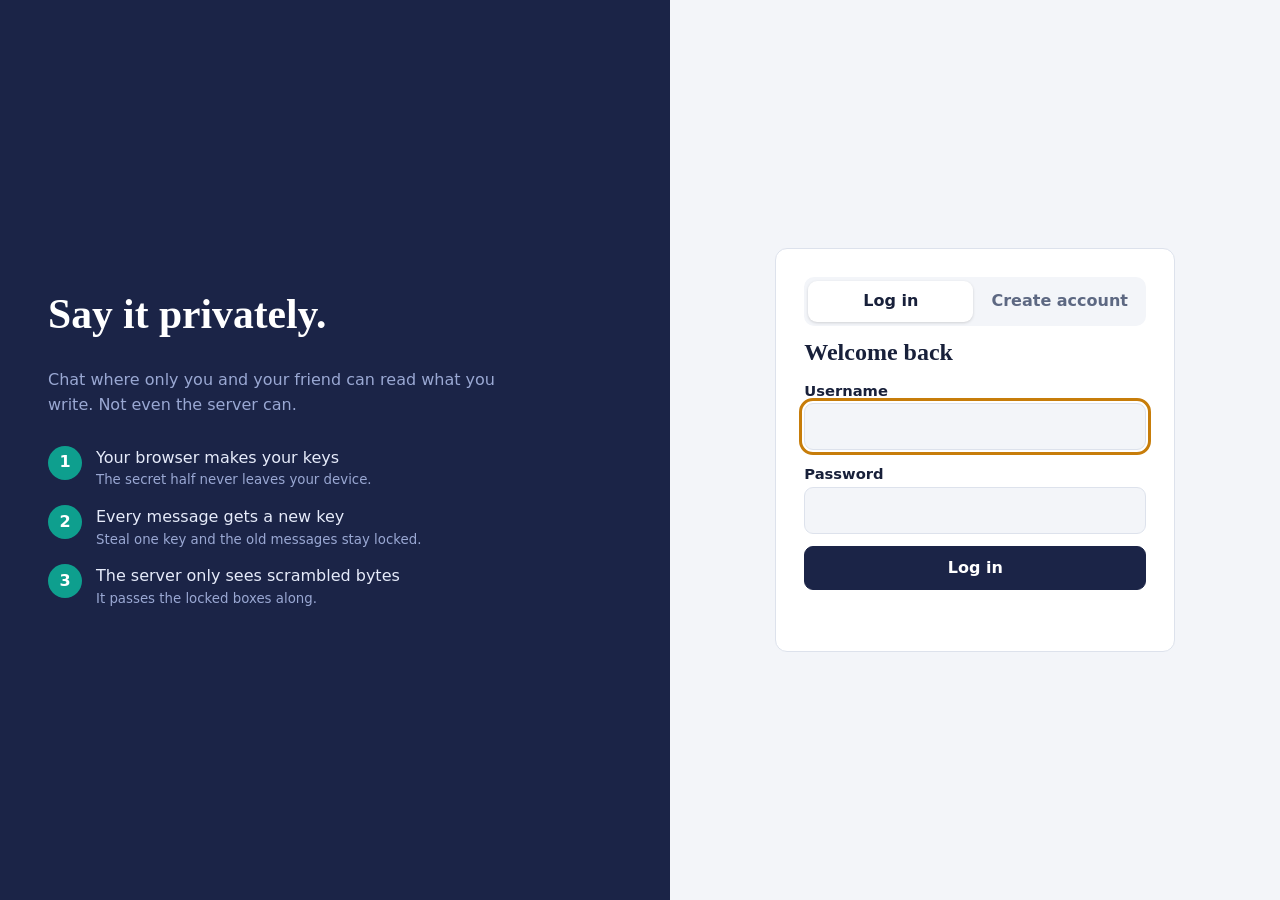
<file: public/index.html>
<!DOCTYPE html>
<html lang="en"><head><meta charset="utf-8"><meta name="viewport" content="width=device-width, initial-scale=1">
<title>Secure chat: log in</title><link rel="stylesheet" href="style.css"></head><body>
<div class="login">
  <section class="hero">
    <h1 class="serif">Say it privately.</h1>
    <p>Chat where only you and your friend can read what you write. Not even the server can.</p>
    <div class="steps">
      <div class="step"><b>1</b><div><span>Your browser makes your keys</span><small>The secret half never leaves your device.</small></div></div>
      <div class="step"><b>2</b><div><span>Every message gets a new key</span><small>Steal one key and the old messages stay locked.</small></div></div>
      <div class="step"><b>3</b><div><span>The server only sees scrambled bytes</span><small>It passes the locked boxes along.</small></div></div>
    </div>
  </section>
  <section class="formside">
    <div class="authcard">
      <div class="tabs" role="tablist"><button id="t-login" class="on" role="tab">Log in</button><button id="t-reg" role="tab">Create account</button></div>
      <h2 id="ttl" class="serif">Welcome back</h2>
      <div><label for="u">Username</label><input type="text" id="u" autocomplete="username"></div>
      <div><label for="p">Password</label><input type="password" id="p" autocomplete="current-password"></div>
      <button id="go">Log in</button>
      <p id="authmsg" role="alert"></p>
    </div>
  </section>
</div>
<script src="login.js"></script></body></html>
</file>
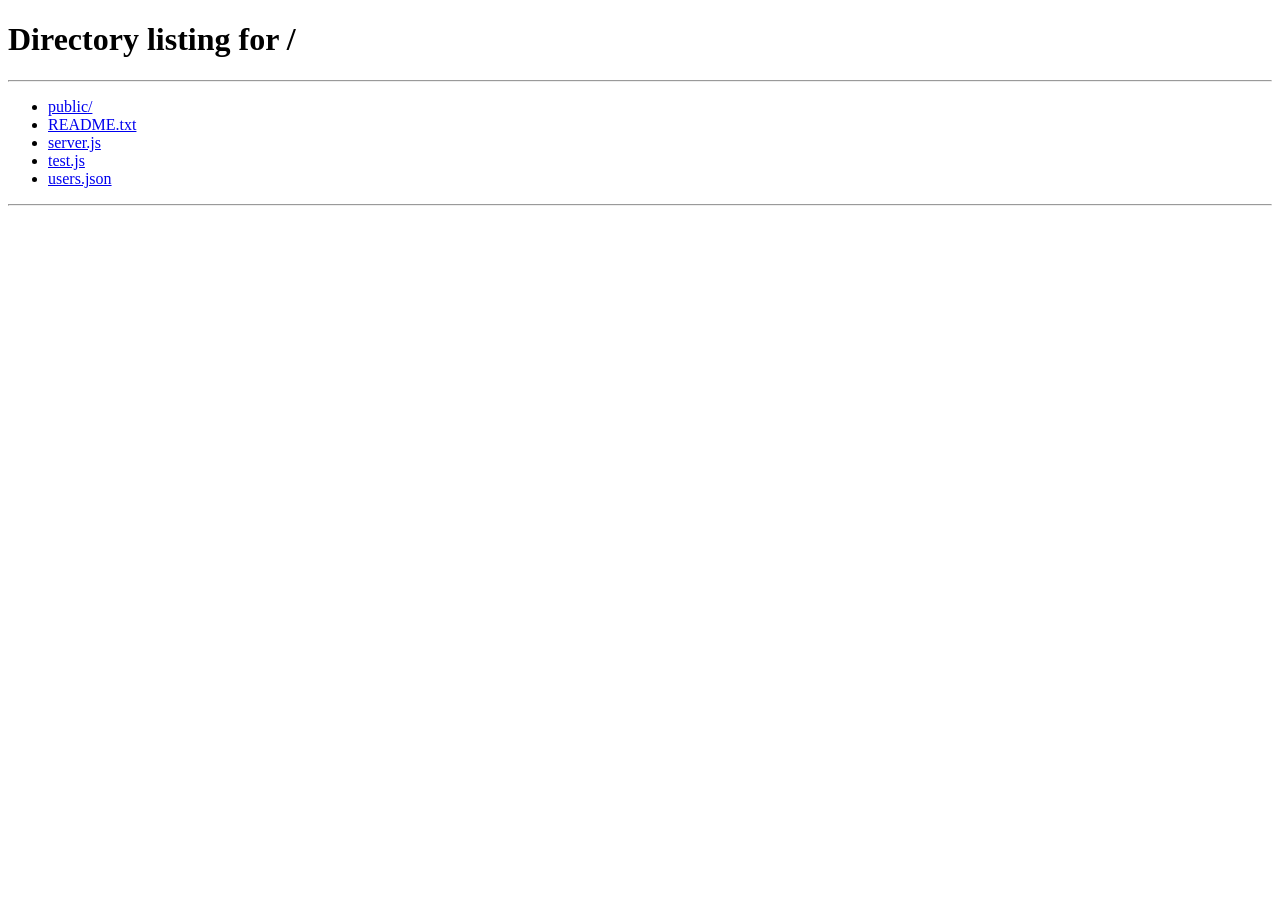
<file: public/app.html>
<!DOCTYPE html>
<html lang="en"><head><meta charset="utf-8"><meta name="viewport" content="width=device-width, initial-scale=1">
<title>Secure chat</title><link rel="stylesheet" href="style.css"></head><body>
<div class="shell">
<aside class="side">
  <div class="brand"><i aria-hidden="true">&#128274;</i>Secure chat</div>
  <nav aria-label="Pages"><a href="#dashboard" data-view="dashboard"><svg viewBox="0 0 24 24"><path d="M3 11l9-8 9 8"/><path d="M5 10v10h5v-6h4v6h5V10"/></svg>Dashboard</a><a href="#chat" data-view="chat"><svg viewBox="0 0 24 24"><path d="M21 12a8 8 0 0 1-11.5 7.2L4 20l1-4.5A8 8 0 1 1 21 12z"/></svg>Chat</a><a href="#profile" data-view="profile"><svg viewBox="0 0 24 24"><circle cx="12" cy="8" r="4"/><path d="M4 21c1-4 4-6 8-6s7 2 8 6"/></svg>Profile</a><a href="#settings" data-view="settings"><svg viewBox="0 0 24 24"><circle cx="12" cy="12" r="3"/><path d="M12 2v3M12 19v3M2 12h3M19 12h3M5 5l2 2M17 17l2 2M19 5l-2 2M7 17l-2 2"/></svg>Settings</a></nav>
  <div class="who"><div class="chip"><div class="av" id="av"></div><strong id="me"></strong></div><button id="logout">Log out</button></div>
</aside>
<main class="main">
  <div class="view" id="v-dashboard">
    <div class="banner"><div><h2 id="welcome" class="serif"></h2><p>Your keys were made in this browser tab and the server signed your certificate.</p></div>
      <div class="fpchip">Your key fingerprint<code id="fp-hero">...</code></div></div>
    <div class="stats">
      <div class="card stat"><span id="s-sent">0</span><small>messages sent</small></div>
      <div class="card stat"><span id="s-recv">0</span><small>messages received</small></div>
      <div class="card stat"><span id="s-rej">0</span><small>messages rejected</small></div>
      <div class="card stat"><span id="s-online">0</span><small>people online</small></div>
    </div>
    <div class="card"><h2>Recent activity</h2><ul id="activity" class="plain"></ul></div>
    <details><summary>What is happening?</summary><ol>
    <li>When this page opens, your browser makes a fresh key pair. The server signs your public key so nobody can swap in a fake one.</li>
    <li>You and your friend combine your own secret key with the other&rsquo;s public key and get the same starting secret, without sending it.</li>
    <li>Each message gets a one-time key from a one-way chain. Old keys are deleted.</li>
    <li>When the conversation changes direction, a fresh key pair is mixed in, which locks out anyone who stole a key earlier.</li>
    <li>AES-GCM encrypts the message and detects any change to it or its header.</li>
    <li>The message key is also encrypted for the government&rsquo;s public key and placed in the header.</li></ol></details>
  </div>
  <div class="view" id="v-chat" hidden>
    <h2 class="page serif">Chat</h2><p id="status" class="sub">Pick someone from the list to start.</p>
    <div class="cols">
      <aside class="card"><h2>People</h2><ul id="users"></ul></aside>
      <section class="card conv"><h2 id="with">Pick someone to chat with</h2><div class="log" id="log" aria-live="polite"></div>
        <div class="compose"><input type="text" id="msg" placeholder="Write a message" aria-label="Message" disabled><button id="send" disabled>Send</button></div>
        <label class="tamper"><input type="checkbox" id="tamper"> Change my next message in transit (attack demo)</label></section>
      <section class="wirepanel" id="wirepanel"><h2>What the network sees</h2><p class="sub">Every message the server carried. The government can unlock any of them.</p><div id="wire"></div></section>
    </div>
  </div>
  <div class="view" id="v-profile" hidden>
    <h2 class="page serif">Profile</h2><p class="sub">Username: <strong id="p-user"></strong>. Member since <span id="p-since"></span>.</p>
    <div class="card form">
      <label for="p-display">Display name</label><input type="text" id="p-display" maxlength="30">
      <label for="p-bio">About me</label><textarea id="p-bio" rows="3" maxlength="200"></textarea>
      <div class="btns"><button id="p-save">Save profile</button></div><p id="p-msg" role="status"></p>
      <h2>Your key fingerprint</h2>
      <p class="sub">A short code made from your public key. Two people can read theirs out loud to check that nobody swapped a key.</p>
      <code id="p-fp" class="fp"></code>
    </div>
  </div>
  <div class="view" id="v-settings" hidden>
    <h2 class="page serif">Settings</h2><p class="sub">Look and account.</p>
    <div class="card form">
      <label for="s-theme">Theme</label>
      <select id="s-theme"><option value="system">Match my device</option><option value="light">Light</option><option value="dark">Dark</option></select>
      <label class="check"><input type="checkbox" id="s-wire" checked> Show the network panel in Chat</label>
      <h2>Change password</h2>
      <label for="s-old">Current password</label><input type="password" id="s-old" autocomplete="current-password">
      <label for="s-new">New password (at least 6 characters)</label><input type="password" id="s-new" autocomplete="new-password">
      <div class="btns"><button id="s-pass">Change password</button></div><p id="s-msg" role="status"></p>
    </div>
  </div>
</main>
</div>
<script src="core.js"></script><script src="app.js"></script></body></html>
</file>
<file: public/style.css>
:root{--bg:#f3f5f9;--panel:#fff;--ink:#18203a;--mute:#5d6882;--line:#dde2ec;--btn:#1b2447;--btnfg:#fff;--accent:#0e9f8e;--accentfg:#fff;--warn:#c77d0a;--ok:#157347;--no:#b42318;--side:#1b2447;--sidefg:#e6ebfa;--sidemute:#9aa8d3;--wire:#111833;--wirefg:#d6def2;--r:12px}
@media (prefers-color-scheme:dark){:root:not([data-theme="light"]){color-scheme:dark;--bg:#0b1020;--panel:#141b33;--ink:#e8ecf8;--mute:#9aa6c4;--line:#27304f;--btn:#7c8dff;--btnfg:#0b1020;--accent:#2dd4bf;--accentfg:#06201c;--warn:#fbbf24;--ok:#4ade80;--no:#f87171;--side:#0e1428;--wire:#0a0f1d}}
:root[data-theme="dark"]{color-scheme:dark;--bg:#0b1020;--panel:#141b33;--ink:#e8ecf8;--mute:#9aa6c4;--line:#27304f;--btn:#7c8dff;--btnfg:#0b1020;--accent:#2dd4bf;--accentfg:#06201c;--warn:#fbbf24;--ok:#4ade80;--no:#f87171;--side:#0e1428;--wire:#0a0f1d}
*{box-sizing:border-box}body{margin:0;background:var(--bg);color:var(--ink);font:16px/1.55 system-ui,-apple-system,"Segoe UI",sans-serif}
h1,h2,h3{margin:0;line-height:1.2}.serif{font-family:"Iowan Old Style","Palatino Linotype",Palatino,Georgia,serif}
button{font:inherit;padding:9px 16px;border-radius:9px;border:1px solid var(--btn);background:var(--btn);color:var(--btnfg);cursor:pointer;font-weight:600}
button.ghost{background:transparent;color:var(--ink);border-color:var(--line)}button:disabled{opacity:.45;cursor:not-allowed}
:focus-visible{outline:3px solid var(--warn);outline-offset:2px}
input[type=text],input[type=password],textarea,select{width:100%;padding:10px 12px;border:1px solid var(--line);border-radius:9px;background:var(--bg);color:var(--ink);font:inherit}
label{font-weight:600;font-size:.92rem}.sub{color:var(--mute);margin:0}
code{font-family:ui-monospace,Consolas,monospace}

/* ---------- login page ---------- */
.login{display:grid;grid-template-columns:1.1fr 1fr;min-height:100vh}
@media(max-width:860px){.login{grid-template-columns:1fr}}
.hero{background:var(--side);color:var(--sidefg);padding:56px 48px;display:flex;flex-direction:column;justify-content:center;gap:28px}
.hero h1{font-size:2.6rem;color:#fff;max-width:14ch}.hero p{color:var(--sidemute);max-width:44ch;margin:0}
.steps{display:flex;flex-direction:column;gap:14px;max-width:44ch}
.step{display:flex;gap:14px;align-items:flex-start}.step b{display:grid;place-items:center;flex:none;width:34px;height:34px;border-radius:50%;background:var(--accent);color:var(--accentfg)}
.step span{color:var(--sidefg)}.step small{display:block;color:var(--sidemute)}
.formside{display:grid;place-items:center;padding:32px 20px}
.authcard{width:100%;max-width:400px;background:var(--panel);border:1px solid var(--line);border-radius:var(--r);padding:28px;display:flex;flex-direction:column;gap:12px}
.tabs{display:grid;grid-template-columns:1fr 1fr;background:var(--bg);border-radius:10px;padding:4px;gap:4px}
.tabs button{background:transparent;color:var(--mute);border:0;padding:8px}.tabs button.on{background:var(--panel);color:var(--ink);box-shadow:0 1px 3px rgba(0,0,0,.15)}
#authmsg{min-height:1.4em;margin:0;color:var(--no);font-size:.92rem}

/* ---------- app shell ---------- */
.shell{display:grid;grid-template-columns:240px 1fr;min-height:100vh}
.side{background:var(--side);color:var(--sidefg);padding:22px 14px;display:flex;flex-direction:column;gap:6px;position:sticky;top:0;height:100vh}
.brand{font-size:1.25rem;font-weight:700;padding:0 10px 18px;color:#fff;display:flex;align-items:center;gap:10px}
.brand i{width:30px;height:30px;border-radius:9px;background:var(--accent);display:grid;place-items:center;color:var(--accentfg);font-style:normal}
.side a{display:flex;gap:11px;align-items:center;padding:10px 12px;border-radius:10px;color:var(--sidefg);text-decoration:none;font-weight:500}
.side a:hover{background:rgba(255,255,255,.08)}.side a.active{background:rgba(255,255,255,.14);box-shadow:inset 3px 0 0 var(--accent)}
.side svg{width:20px;height:20px;stroke:currentColor;fill:none;stroke-width:1.8;stroke-linecap:round;stroke-linejoin:round}
.who{margin-top:auto;border-top:1px solid rgba(255,255,255,.14);padding:14px 10px 0;display:flex;flex-direction:column;gap:10px}
.chip{display:flex;align-items:center;gap:10px}.av{width:36px;height:36px;border-radius:50%;background:var(--accent);color:var(--accentfg);display:grid;place-items:center;font-weight:700;flex:none}
.who button{background:transparent;border-color:rgba(255,255,255,.3);color:var(--sidefg)}
.main{padding:28px 32px 48px;min-width:0}
@media(max-width:860px){.shell{grid-template-columns:1fr}.side{position:static;height:auto;flex-direction:row;flex-wrap:wrap;align-items:center;padding:10px}.brand{padding:0 8px}.who{margin:0 0 0 auto;border:0;padding:0;flex-direction:row;align-items:center}.main{padding:18px 14px 40px}}
.view>h2.page{font-size:1.7rem;margin-bottom:4px}.view>.sub{margin-bottom:16px}
.card{background:var(--panel);border:1px solid var(--line);border-radius:var(--r);padding:18px}
.card h2{font-size:1.05rem;margin-bottom:10px}

/* dashboard */
.banner{background:var(--side);color:#fff;border-radius:var(--r);padding:26px 28px;margin-bottom:16px;display:flex;flex-wrap:wrap;gap:16px;justify-content:space-between;align-items:center}
.banner h2{font-size:1.9rem}.banner p{color:var(--sidemute);margin:4px 0 0}
.fpchip{background:rgba(255,255,255,.1);border-radius:10px;padding:10px 14px;font-size:.88rem}.fpchip code{display:block;color:#fff;margin-top:2px}
.stats{display:grid;grid-template-columns:repeat(4,1fr);gap:12px;margin-bottom:16px}@media(max-width:760px){.stats{grid-template-columns:repeat(2,1fr)}}
.stat span{display:block;font-size:2.2rem;font-weight:700;line-height:1.1}.stat small{color:var(--mute)}
.stat:nth-child(1){border-top:4px solid var(--accent)}.stat:nth-child(2){border-top:4px solid var(--btn)}.stat:nth-child(3){border-top:4px solid var(--no)}.stat:nth-child(4){border-top:4px solid var(--warn)}
.plain{list-style:none;margin:0;padding:0}.plain li{padding:9px 0;border-bottom:1px solid var(--line);color:var(--mute)}.plain li:last-child{border:0}
details{margin-top:16px;background:var(--panel);border:1px solid var(--line);border-radius:var(--r);padding:12px 16px}summary{cursor:pointer;font-weight:600}
details ol{padding-left:20px;margin:10px 0 0;max-width:80ch}li{margin-bottom:6px}

/* chat */
.cols{display:grid;grid-template-columns:230px 1.4fr 1fr;gap:14px;align-items:start}@media(max-width:1100px){.cols{grid-template-columns:200px 1fr}.wirepanel{grid-column:1/-1}}@media(max-width:700px){.cols{grid-template-columns:1fr}}
#users{list-style:none;margin:0;padding:0;display:flex;flex-direction:column;gap:6px}
#users button{width:100%;text-align:left;background:transparent;color:var(--ink);border:1px solid var(--line);display:flex;align-items:center;gap:10px;font-weight:500}
#users button.sel{border-color:var(--accent);background:var(--bg)}#users .av{width:30px;height:30px;font-size:.85rem}
.nm{flex:1;min-width:0;overflow:hidden;text-overflow:ellipsis;white-space:nowrap}.dot{font-size:.75rem;color:var(--mute)}.dot.on{color:var(--ok)}.unread{background:var(--no);color:#fff;border-radius:10px;padding:0 8px;font-size:.75rem}
.conv{display:flex;flex-direction:column;min-height:460px}.log{flex:1;overflow:auto;max-height:400px;display:flex;flex-direction:column;gap:7px;padding:6px 2px}
.msg{padding:8px 12px;border-radius:14px;max-width:86%;overflow-wrap:anywhere}
.mine{align-self:flex-end;background:var(--accent);color:var(--accentfg);border-bottom-right-radius:4px}.theirs{align-self:flex-start;background:var(--bg);border:1px solid var(--line);border-bottom-left-radius:4px}
.bad{align-self:center;color:var(--no);border:1px dashed var(--no);font-size:.88rem;border-radius:10px}
.compose{display:flex;gap:8px;margin-top:10px}.compose input{flex:1}.tamper{display:flex;gap:6px;align-items:center;margin-top:10px;font-weight:400;color:var(--mute);font-size:.88rem}
.wirepanel{background:var(--wire);color:var(--wirefg);border-radius:var(--r);padding:16px}.wirepanel h2{color:#fff;font-size:1.05rem;margin-bottom:4px}.wirepanel .sub{color:var(--wirefg);opacity:.75;font-size:.88rem;margin-bottom:10px}
#wire{display:flex;flex-direction:column;gap:8px;max-height:380px;overflow:auto}
.row{border:1px solid #2f3b66;border-radius:10px;padding:9px}.row .who{display:block;border:0;padding:0;margin:0;font-weight:600}
.ct{display:block;font-size:12px;overflow-wrap:anywhere;margin:4px 0;opacity:.9}.meta{font-size:.8rem;opacity:.8;margin-bottom:6px}
.row button.ghost{color:var(--wirefg);border-color:#47588a;padding:4px 10px;font-size:.82rem}
.gov{margin-top:6px;padding:6px 9px;border-left:3px solid var(--warn);font-size:.88rem;color:#fbbf24}

/* forms */
.form{max-width:540px;display:flex;flex-direction:column;gap:7px}.form h2{margin-top:12px}.form label{margin-top:6px}.check{display:flex;gap:8px;align-items:center;font-weight:400}.check input{width:auto}
.btns{margin-top:8px}.fp{display:block;padding:12px;border:1px dashed var(--line);border-radius:10px;overflow-wrap:anywhere}
#p-msg,#s-msg{min-height:1.4em;margin:4px 0 0;color:var(--ok)}#p-msg.err,#s-msg.err{color:var(--no)}
@media(prefers-reduced-motion:reduce){*{scroll-behavior:auto}}
</file>
